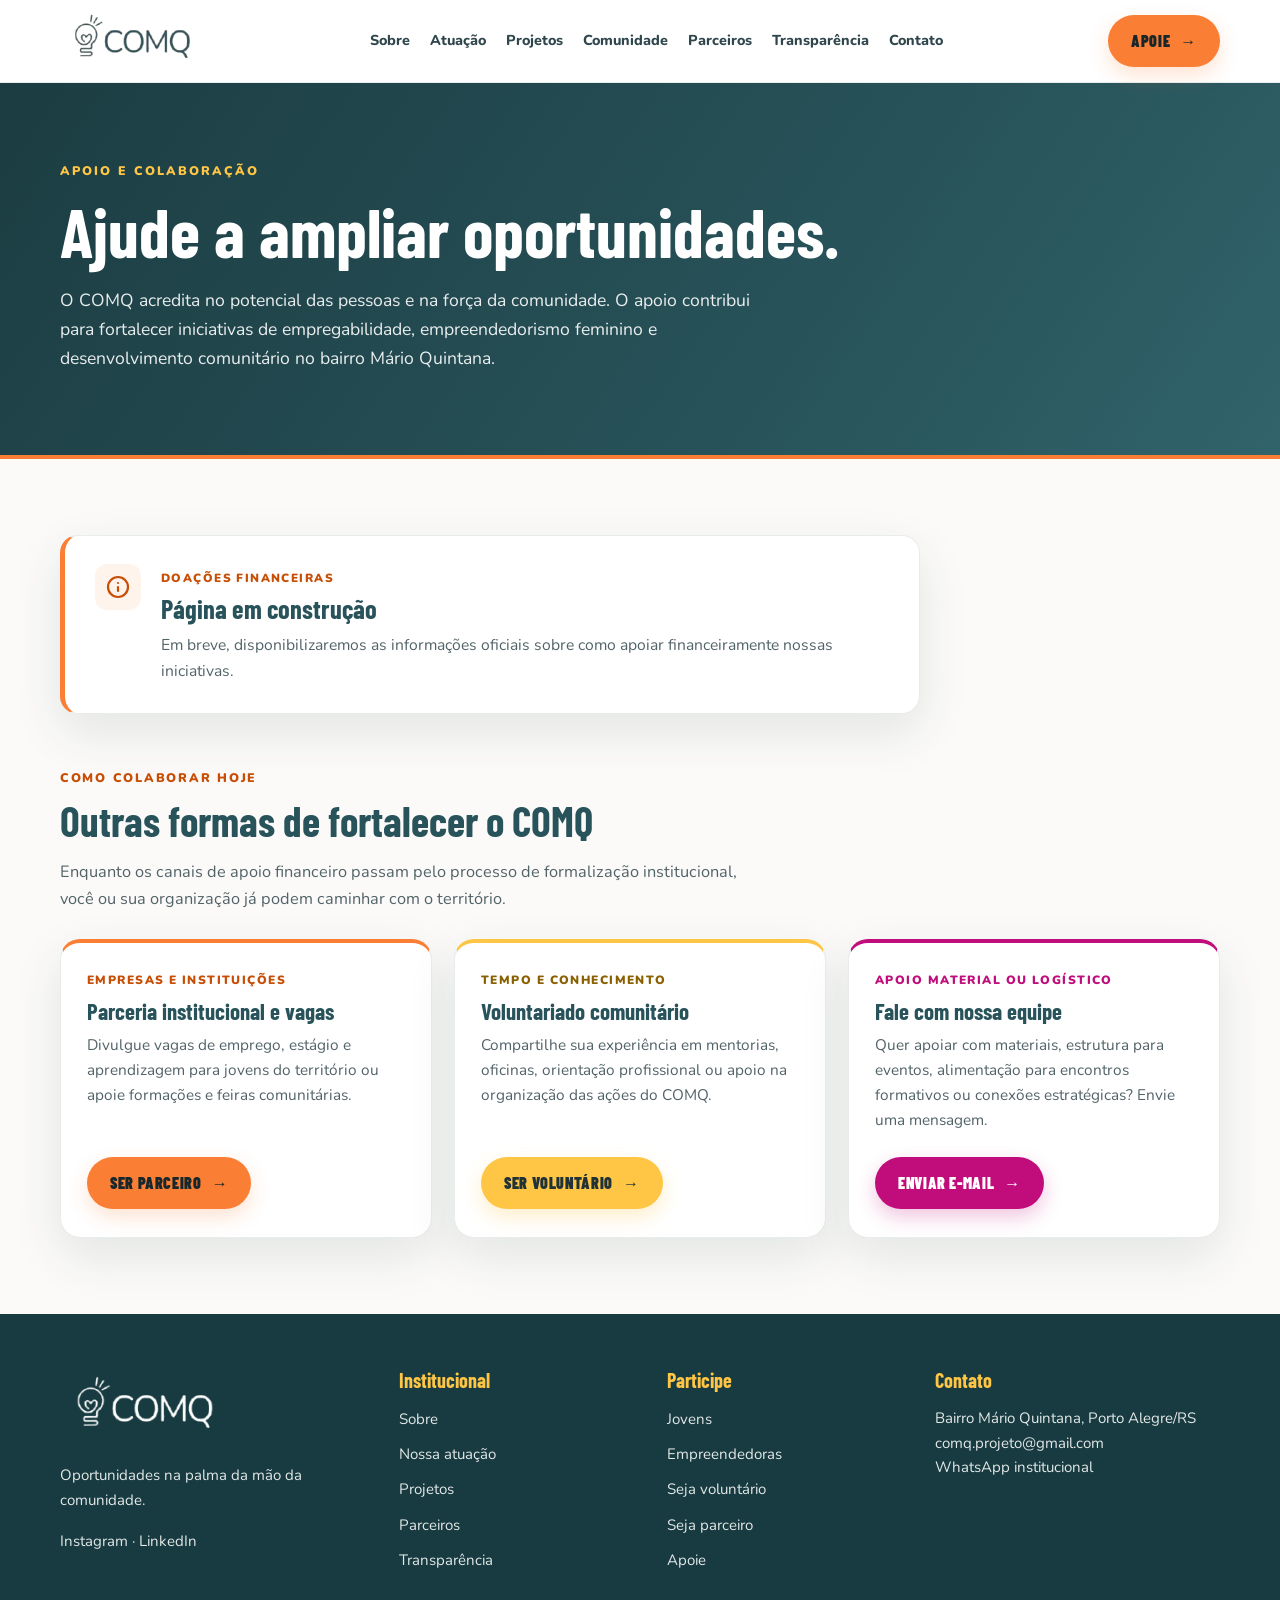
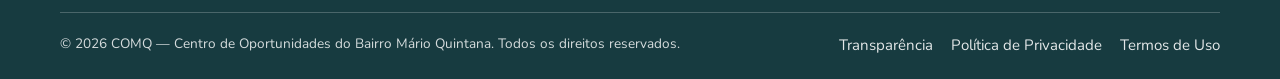
<file: apoie.html>
<!doctype html>
<html lang="pt-BR">
<head>
<meta charset="utf-8">
<meta name="viewport" content="width=device-width, initial-scale=1">
<title>Apoie | COMQ — Centro de Oportunidades do Bairro Mário Quintana</title>
<meta name="description" content="Conheça a iniciativa do COMQ e saiba como apoiar ações de empregabilidade juvenil, empreendedorismo feminino e desenvolvimento comunitário no bairro Mário Quintana.">
<meta name="robots" content="index, follow">
<meta name="theme-color" content="#28535A">
<link rel="canonical" href="https://comq.org.br/apoie.html">

<!-- Open Graph / Compartilhamento -->
<meta property="og:type" content="website">
<meta property="og:locale" content="pt_BR">
<meta property="og:site_name" content="COMQ — Centro de Oportunidades do Bairro Mário Quintana">
<meta property="og:title" content="Ajude a ampliar oportunidades | COMQ">
<meta property="og:description" content="Apoie o fortalecimento de iniciativas de empregabilidade, empreendedorismo feminino e desenvolvimento comunitário no bairro Mário Quintana.">
<meta property="og:image" content="./images/logo-comq.png">
<meta name="twitter:card" content="summary_large_image">

<link rel="preconnect" href="https://fonts.googleapis.com">
<link rel="preconnect" href="https://fonts.gstatic.com" crossorigin>
<link href="https://fonts.googleapis.com/css2?family=Barlow+Condensed:wght@500;600;700&family=Nunito:wght@400;600;700;800;900&display=swap" rel="stylesheet">

<style>
:root{--petrol:#28535A;--pink:#C00D7B;--orange:#FA7E34;--orange-text:#C84E06;--yellow:#FFC645;--ink:#203238;--muted:#526368;--paper:#fbfaf8;--white:#fff;--line:#e8eceb;--shadow:0 18px 50px rgba(24,54,59,.10)}
*{box-sizing:border-box}html{scroll-behavior:smooth;scroll-padding-top:90px}body{margin:0;font-family:'Nunito',sans-serif;color:var(--ink);background:var(--paper);line-height:1.65}img{max-width:100%;display:block}a{color:inherit}button,a{-webkit-tap-highlight-color:transparent}a:focus-visible,button:focus-visible,input:focus-visible{outline:3px solid var(--orange);outline-offset:3px}.skip-link{position:absolute;left:-9999px;top:8px;background:#fff;color:var(--petrol);font-weight:800;border-radius:8px;box-shadow:var(--shadow);padding:12px 16px;z-index:999}.skip-link:focus{left:12px}.container{width:min(1160px,calc(100% - 40px));margin:auto}.header{position:sticky;top:0;z-index:100;background:rgba(255,255,255,.97);backdrop-filter:blur(12px);border-bottom:1px solid rgba(40,83,90,.10)}.header-inner{height:82px;display:flex;align-items:center;justify-content:space-between;gap:20px}.logo{width:145px;height:auto;max-height:60px;object-fit:contain;flex-shrink:0}.nav{display:flex;align-items:center;gap:20px;flex-wrap:wrap}.nav a{text-decoration:none;font-size:.9rem;font-weight:800;color:#2E464C;white-space:nowrap}.nav a:hover,.nav a[aria-current="page"]{color:var(--orange-text)}.btn{display:inline-flex;align-items:center;justify-content:center;gap:10px;padding:13px 23px;border-radius:999px;text-decoration:none;font-weight:900;font-family:'Barlow Condensed',sans-serif;letter-spacing:.04em;text-transform:uppercase;transition:.2s;border:0;cursor:pointer}.btn:hover{transform:translateY(-2px)}.btn-primary{background:var(--orange);color:#18272B;box-shadow:0 8px 20px rgba(250,126,52,.22)}.btn-light{background:#fff;color:var(--petrol)}.btn-yellow{background:var(--yellow);color:var(--ink);box-shadow:0 8px 20px rgba(255,198,69,.28)}.btn-pink{background:var(--pink);color:#fff;box-shadow:0 8px 20px rgba(192,13,123,.24)}.menu-toggle{display:none;background:none;border:0;color:var(--petrol);font-size:1.7rem;padding:8px;cursor:pointer}

.eyebrow{font-size:.78rem;text-transform:uppercase;letter-spacing:.16em;font-weight:900;color:var(--yellow);margin-bottom:12px}
h1,h2,h3,.display{font-family:'Barlow Condensed',sans-serif;line-height:1.08;margin:0 0 16px}
h2{font-size:clamp(1.9rem,3.4vw,2.6rem);color:var(--petrol)}
h3{font-size:1.42rem;color:var(--petrol)}
p{margin:0 0 16px}
.kicker{color:var(--orange-text);font-size:.78rem;font-weight:900;text-transform:uppercase;letter-spacing:.14em;margin-bottom:10px}
.section{padding:76px 0}

/* Cabeçalho da Página */
.page-hero{background:linear-gradient(125deg,#1b3d42 0%,var(--petrol) 65%,#31636b 100%);color:#fff;padding:78px 0 82px;border-bottom:4px solid var(--orange)}
.page-hero h1{font-size:clamp(2.6rem,5.5vw,4.3rem);max-width:780px;margin-bottom:18px}
.page-hero p{max-width:700px;color:rgba(255,255,255,.90);font-size:1.1rem;margin-bottom:0}

/* Aviso Institucional de Apoio Financeiro */
.support-wrap{display:grid;gap:54px}
.construction{background:#fff;border:1px solid var(--line);border-left:5px solid var(--orange);border-radius:18px;padding:28px 30px;max-width:860px;box-shadow:var(--shadow);display:grid;grid-template-columns:auto 1fr;gap:20px;align-items:start}
.construction-icon{width:46px;height:46px;border-radius:12px;background:#fff4eb;color:var(--orange-text);display:flex;align-items:center;justify-content:center;flex-shrink:0}
.construction-badge{display:inline-block;font-size:.74rem;font-weight:900;text-transform:uppercase;letter-spacing:.12em;color:var(--orange-text);margin-bottom:6px}
.construction strong{display:block;font-family:'Barlow Condensed',sans-serif;font-size:1.65rem;line-height:1.15;color:var(--petrol);margin-bottom:8px}
.construction p{color:var(--muted);font-size:.98rem;margin:0;line-height:1.65}

/* Formas Ativas de Colaboração */
.ways-header{max-width:700px;margin-bottom:26px}
.ways-header p{color:var(--muted);font-size:1.02rem;margin:0}
.ways-grid{display:grid;grid-template-columns:repeat(3,minmax(0,1fr));gap:22px;align-items:stretch}
.way-card{background:#fff;border:1px solid var(--line);border-top:4px solid var(--orange);border-radius:20px;padding:28px 26px;box-shadow:var(--shadow);display:flex;flex-direction:column;transition:transform 300ms cubic-bezier(.22,1,.36,1),background-color 300ms cubic-bezier(.22,1,.36,1),border-color 300ms cubic-bezier(.22,1,.36,1),box-shadow 300ms cubic-bezier(.22,1,.36,1)}
.way-card:nth-child(2){border-top-color:var(--yellow)}
.way-card:nth-child(3){border-top-color:var(--pink)}
.way-tag{font-size:.75rem;font-weight:900;text-transform:uppercase;letter-spacing:.12em;color:var(--orange-text);margin-bottom:8px}
.way-card:nth-child(2) .way-tag{color:#8a6000}
.way-card:nth-child(3) .way-tag{color:var(--pink)}
.way-card h3{margin-bottom:10px}
.way-card p{color:var(--muted);font-size:.96rem;line-height:1.62;margin-bottom:24px}
.way-card .btn{margin-top:auto;align-self:flex-start}

@media(hover:hover) and (pointer:fine) and (prefers-reduced-motion:no-preference){
  .way-card:hover{
    transform:translate(4px,-3px);
    background-color:#fff9f5;
    border-color:rgba(250,126,52,.40);
    box-shadow:0 22px 46px rgba(40,83,90,.15);
  }
  .way-card:nth-child(2):hover{
    background-color:#fffcf2;
    border-color:rgba(255,198,69,.65);
  }
  .way-card:nth-child(3):hover{
    background-color:#fdf4f9;
    border-color:rgba(192,13,123,.35);
  }
}

/* Rodapé padrão COMQ */
.footer{background:#173b40;color:#fff;padding:56px 0 22px}.footer-grid{display:grid;grid-template-columns:1.3fr 1fr 1fr 1.2fr;gap:30px}.footer-logo{width:170px;max-height:75px;object-fit:contain;object-position:left;margin-bottom:18px;filter:brightness(0) invert(1)}.footer h3{font-size:1.25rem;color:var(--yellow);margin-bottom:14px}.footer p,.footer a,.footer address{color:rgba(255,255,255,.88);font-style:normal;font-size:.94rem}.footer ul{list-style:none;padding:0;margin:0;display:grid;gap:9px}.footer a{text-decoration:none}.footer a:hover{text-decoration:underline;color:#fff}.footer-bottom{display:flex;justify-content:space-between;gap:20px;border-top:1px solid rgba(255,255,255,.22);margin-top:38px;padding-top:20px;font-size:.85rem;color:rgba(255,255,255,.82)}.footer-bottom-links{display:flex;gap:18px;flex-wrap:wrap}

@media(max-width:1020px){.nav{gap:14px}.nav a{font-size:.85rem}}
@media(max-width:900px){.nav{gap:12px}.footer-grid{grid-template-columns:1fr 1fr}.ways-grid{grid-template-columns:1fr}}
@media(max-width:780px){
  .container{width:min(100% - 32px,1160px)}
  .header-inner{height:72px}
  .logo{width:125px}
  .menu-toggle{display:block}
  .nav{display:none;position:absolute;top:72px;left:0;right:0;background:#fff;padding:18px 24px 24px;box-shadow:var(--shadow);flex-direction:column;align-items:stretch;gap:6px}
  .nav.open{display:flex}
  .nav a{padding:8px 0;font-size:1rem}
  .header .btn{padding:10px 14px;font-size:.85rem}
  .page-hero{padding:62px 0 66px}
  .section{padding:56px 0}
  .construction{grid-template-columns:1fr;padding:22px 20px;gap:14px}
  .way-card{padding:24px 20px}
  .way-card .btn{width:100%}
  .footer-grid{grid-template-columns:1fr}
  .footer-bottom{flex-direction:column}
}
@media(prefers-reduced-motion:reduce){html{scroll-behavior:auto}*,*:before,*:after{transition:none!important;animation:none!important}}
</style>
</head>
<body>
<a class="skip-link" href="#conteudo">Pular para o conteúdo principal</a>

<header class="header">
  <div class="container header-inner">
    <a href="index.html" aria-label="Página inicial do COMQ">
      <img class="logo" src="./images/logo-comq.png" alt="COMQ — Centro de Oportunidades do Bairro Mário Quintana" width="145" height="60">
    </a>
    <button class="menu-toggle" type="button" aria-label="Abrir menu de navegação" aria-expanded="false" aria-controls="site-nav">☰</button>
    <nav class="nav" id="site-nav" aria-label="Navegação principal">
      <a href="index.html#sobre">Sobre</a>
      <a href="index.html#atuacao">Atuação</a>
      <a href="projetos.html">Projetos</a>
      <a href="index.html#comunidade">Comunidade</a>
      <a href="index.html#parceiros">Parceiros</a>
      <a href="transparencia.html">Transparência</a>
      <a href="index.html#contato">Contato</a>
    </nav>
    <a class="btn btn-primary" href="apoie.html" aria-current="page">Apoie <span aria-hidden="true">→</span></a>
  </div>
</header>

<main id="conteudo">
  <section class="page-hero" aria-labelledby="apoie-titulo">
    <div class="container">
      <div class="eyebrow">Apoio e colaboração</div>
      <h1 id="apoie-titulo">Ajude a ampliar oportunidades.</h1>
      <p>O COMQ acredita no potencial das pessoas e na força da comunidade. O apoio contribui para fortalecer iniciativas de empregabilidade, empreendedorismo feminino e desenvolvimento comunitário no bairro Mário Quintana.</p>
    </div>
  </section>

  <section class="section" aria-label="Informações de apoio ao COMQ">
    <div class="container support-wrap">

      <!-- Aviso Institucional -->
      <aside class="construction" aria-labelledby="aviso-apoio-titulo">
        <div class="construction-icon" aria-hidden="true">
          <svg width="24" height="24" viewBox="0 0 24 24" fill="none" stroke="currentColor" stroke-width="2.2" stroke-linecap="round" stroke-linejoin="round">
            <circle cx="12" cy="12" r="10"></circle>
            <line x1="12" y1="16" x2="12" y2="12"></line>
            <line x1="12" y1="8" x2="12.01" y2="8"></line>
          </svg>
        </div>
        <div>
          <span class="construction-badge">Doações financeiras</span>
          <strong id="aviso-apoio-titulo">Página em construção</strong>
          <p>Em breve, disponibilizaremos as informações oficiais sobre como apoiar financeiramente nossas iniciativas.</p>
        </div>
      </aside>

      <!-- Formas já ativas de colaborar com o COMQ -->
      <section aria-labelledby="formas-apoio-titulo">
        <div class="ways-header">
          <div class="kicker">Como colaborar hoje</div>
          <h2 id="formas-apoio-titulo">Outras formas de fortalecer o COMQ</h2>
          <p>Enquanto os canais de apoio financeiro passam pelo processo de formalização institucional, você ou sua organização já podem caminhar com o território.</p>
        </div>

        <div class="ways-grid">
          <article class="way-card">
            <div class="way-tag">Empresas e instituições</div>
            <h3>Parceria institucional e vagas</h3>
            <p>Divulgue vagas de emprego, estágio e aprendizagem para jovens do território ou apoie formações e feiras comunitárias.</p>
            <a class="btn btn-primary" href="https://wa.me/5551984386201?text=Ol%C3%A1%2C%20quero%20conversar%20sobre%20como%20apoiar%20ou%20ser%20parceiro%20do%20COMQ." target="_blank" rel="noopener noreferrer" aria-label="Conversar sobre parceria institucional (abre o WhatsApp em nova aba)">Ser parceiro <span aria-hidden="true">→</span></a>
          </article>

          <article class="way-card">
            <div class="way-tag">Tempo e conhecimento</div>
            <h3>Voluntariado comunitário</h3>
            <p>Compartilhe sua experiência em mentorias, oficinas, orientação profissional ou apoio na organização das ações do COMQ.</p>
            <a class="btn btn-yellow" href="https://forms.gle/sgCAbVU9Biwkn1iL6" target="_blank" rel="noopener noreferrer" aria-label="Inscrever-se como voluntário (abre formulário em nova aba)">Ser voluntário <span aria-hidden="true">→</span></a>
          </article>

          <article class="way-card">
            <div class="way-tag">Apoio material ou logístico</div>
            <h3>Fale com nossa equipe</h3>
            <p>Quer apoiar com materiais, estrutura para eventos, alimentação para encontros formativos ou conexões estratégicas? Envie uma mensagem.</p>
            <a class="btn btn-pink" href="mailto:comq.projeto@gmail.com?subject=Apoio%20institucional%20ao%20COMQ">Enviar e-mail <span aria-hidden="true">→</span></a>
          </article>
        </div>
      </section>

    </div>
  </section>
</main>

<footer class="footer" id="contato">
  <div class="container">
    <div class="footer-grid">
      <div>
        <img class="footer-logo" src="./images/logo-comq.png" alt="COMQ — Centro de Oportunidades do Bairro Mário Quintana" width="170" height="75" loading="lazy">
        <p>Oportunidades na palma da mão da comunidade.</p>
        <p>
          <a href="https://www.instagram.com/comq.projeto/" target="_blank" rel="noopener noreferrer" aria-label="Instagram do COMQ (abre em nova aba)">Instagram</a>
          <span aria-hidden="true"> · </span>
          <a href="https://www.linkedin.com/company/comq-projeto/" target="_blank" rel="noopener noreferrer" aria-label="LinkedIn do COMQ (abre em nova aba)">LinkedIn</a>
        </p>
      </div>
      <div>
        <h3>Institucional</h3>
        <ul>
          <li><a href="index.html#sobre">Sobre</a></li>
          <li><a href="index.html#atuacao">Nossa atuação</a></li>
          <li><a href="projetos.html">Projetos</a></li>
          <li><a href="index.html#parceiros">Parceiros</a></li>
          <li><a href="transparencia.html">Transparência</a></li>
        </ul>
      </div>
      <div>
        <h3>Participe</h3>
        <ul>
          <li><a href="https://forms.gle/3yYAbhbSC7A5Jrt87" target="_blank" rel="noopener noreferrer">Jovens</a></li>
          <li><a href="https://forms.gle/QFTQjJxdGRAjZw1p8" target="_blank" rel="noopener noreferrer">Empreendedoras</a></li>
          <li><a href="index.html#voluntario">Seja voluntário</a></li>
          <li><a href="index.html#parceria">Seja parceiro</a></li>
          <li><a href="apoie.html" aria-current="page">Apoie</a></li>
        </ul>
      </div>
      <div>
        <h3>Contato</h3>
        <address>
          Bairro Mário Quintana, Porto Alegre/RS<br>
          <a href="mailto:comq.projeto@gmail.com">comq.projeto@gmail.com</a><br>
          <a href="https://wa.me/5551984386201" target="_blank" rel="noopener noreferrer" aria-label="WhatsApp institucional do COMQ (abre em nova aba)">WhatsApp institucional</a>
        </address>
      </div>
    </div>
    <div class="footer-bottom">
      <span>© 2026 COMQ — Centro de Oportunidades do Bairro Mário Quintana. Todos os direitos reservados.</span>
      <div class="footer-bottom-links">
        <a href="transparencia.html">Transparência</a>
        <a href="mailto:comq.projeto@gmail.com?subject=Pol%C3%ADtica%20de%20Privacidade">Política de Privacidade</a>
        <a href="mailto:comq.projeto@gmail.com?subject=Termos%20de%20Uso">Termos de Uso</a>
      </div>
    </div>
  </div>
</footer>

<script>
const menuButton=document.querySelector('.menu-toggle');
const nav=document.querySelector('.nav');
if(menuButton&&nav){menuButton.addEventListener('click',()=>{const open=nav.classList.toggle('open');menuButton.setAttribute('aria-expanded',String(open));menuButton.setAttribute('aria-label',open?'Fechar menu de navegação':'Abrir menu de navegação');menuButton.textContent=open?'×':'☰';});nav.querySelectorAll('a').forEach(link=>link.addEventListener('click',()=>{nav.classList.remove('open');menuButton.setAttribute('aria-expanded','false');menuButton.setAttribute('aria-label','Abrir menu de navegação');menuButton.textContent='☰';}));}
</script>
</body>
</html>
</file>
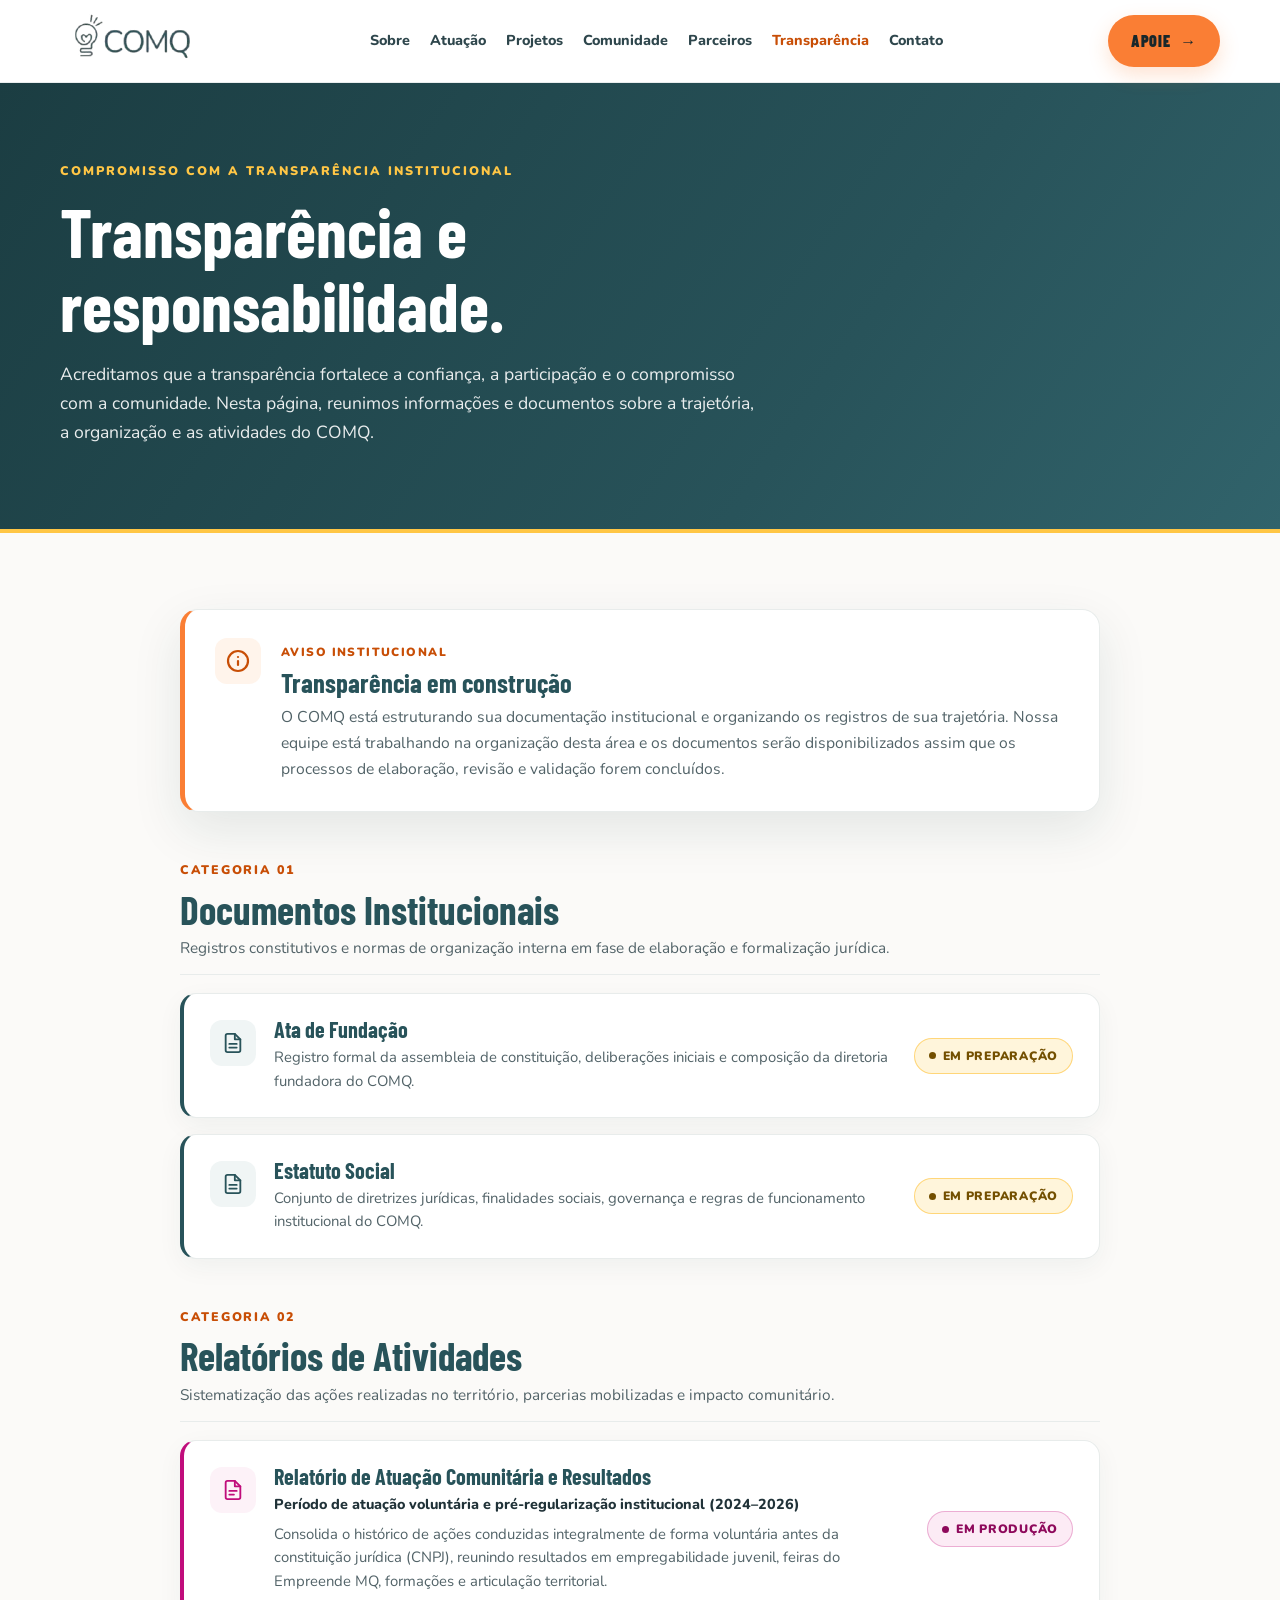
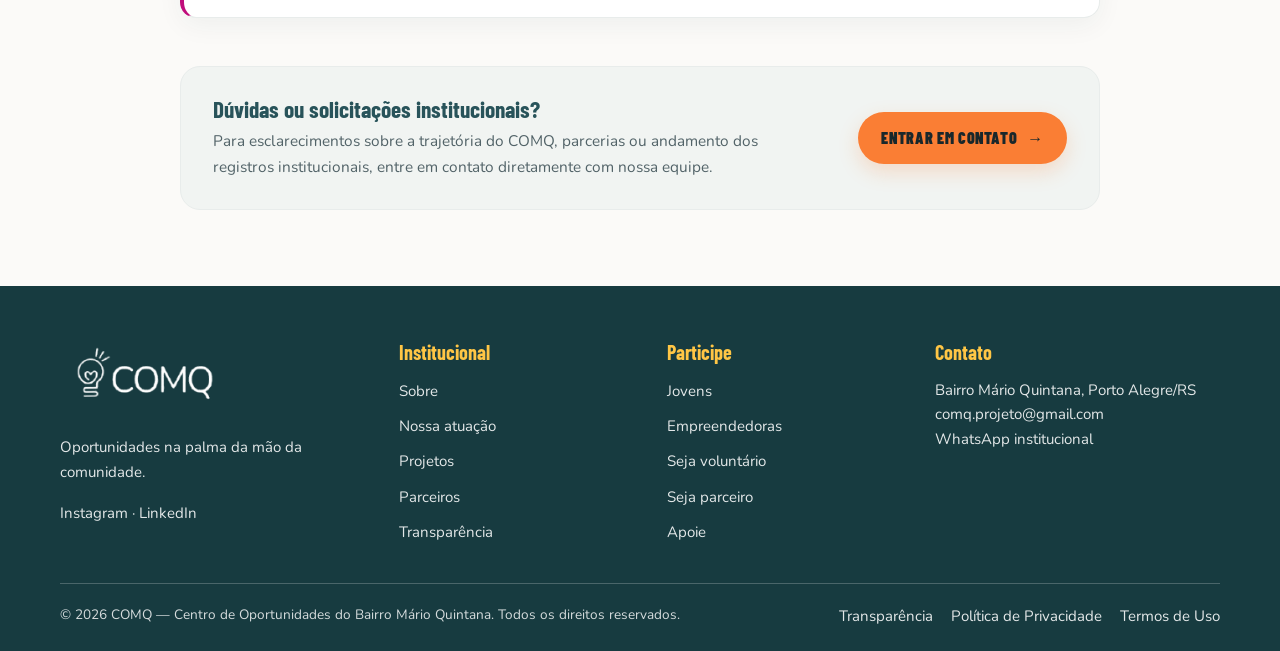
<file: transparencia.html>
<!doctype html>
<html lang="pt-BR">
<head>
<meta charset="utf-8">
<meta name="viewport" content="width=device-width, initial-scale=1">
<title>Transparência | COMQ — Centro de Oportunidades do Bairro Mário Quintana</title>
<meta name="description" content="Compromisso com a transparência institucional: acompanhe a organização documental, relatórios de atuação comunitária e registros da trajetória do COMQ.">
<meta name="robots" content="index, follow">
<meta name="theme-color" content="#28535A">
<link rel="canonical" href="https://comq.org.br/transparencia.html">

<!-- Open Graph / Compartilhamento -->
<meta property="og:type" content="website">
<meta property="og:locale" content="pt_BR">
<meta property="og:site_name" content="COMQ — Centro de Oportunidades do Bairro Mário Quintana">
<meta property="og:title" content="Transparência e responsabilidade | COMQ">
<meta property="og:description" content="Informações e documentos sobre a trajetória, a organização e as atividades comunitárias do COMQ no bairro Mário Quintana.">
<meta property="og:image" content="./images/logo-comq.png">
<meta name="twitter:card" content="summary_large_image">

<link rel="preconnect" href="https://fonts.googleapis.com">
<link rel="preconnect" href="https://fonts.gstatic.com" crossorigin>
<link href="https://fonts.googleapis.com/css2?family=Barlow+Condensed:wght@500;600;700&family=Nunito:wght@400;600;700;800;900&display=swap" rel="stylesheet">

<style>
:root{--petrol:#28535A;--pink:#C00D7B;--orange:#FA7E34;--orange-text:#C84E06;--yellow:#FFC645;--ink:#203238;--muted:#526368;--paper:#fbfaf8;--white:#fff;--line:#e8eceb;--shadow:0 18px 50px rgba(24,54,59,.10)}
*{box-sizing:border-box}html{scroll-behavior:smooth;scroll-padding-top:90px}body{margin:0;font-family:'Nunito',sans-serif;color:var(--ink);background:var(--paper);line-height:1.65}img{max-width:100%;display:block}a{color:inherit}button,a{-webkit-tap-highlight-color:transparent}a:focus-visible,button:focus-visible,input:focus-visible{outline:3px solid var(--orange);outline-offset:3px}.skip-link{position:absolute;left:-9999px;top:8px;background:#fff;color:var(--petrol);font-weight:800;border-radius:8px;box-shadow:var(--shadow);padding:12px 16px;z-index:999}.skip-link:focus{left:12px}.container{width:min(1160px,calc(100% - 40px));margin:auto}.header{position:sticky;top:0;z-index:100;background:rgba(255,255,255,.97);backdrop-filter:blur(12px);border-bottom:1px solid rgba(40,83,90,.10)}.header-inner{height:82px;display:flex;align-items:center;justify-content:space-between;gap:20px}.logo{width:145px;height:auto;max-height:60px;object-fit:contain;flex-shrink:0}.nav{display:flex;align-items:center;gap:20px;flex-wrap:wrap}.nav a{text-decoration:none;font-size:.9rem;font-weight:800;color:#2E464C;white-space:nowrap}.nav a:hover,.nav a[aria-current="page"]{color:var(--orange-text)}.btn{display:inline-flex;align-items:center;justify-content:center;gap:10px;padding:13px 23px;border-radius:999px;text-decoration:none;font-weight:900;font-family:'Barlow Condensed',sans-serif;letter-spacing:.04em;text-transform:uppercase;transition:.2s;border:0;cursor:pointer}.btn:hover{transform:translateY(-2px)}.btn-primary{background:var(--orange);color:#18272B;box-shadow:0 8px 20px rgba(250,126,52,.22)}.btn-light{background:#fff;color:var(--petrol)}.menu-toggle{display:none;background:none;border:0;color:var(--petrol);font-size:1.7rem;padding:8px;cursor:pointer}

.eyebrow{font-size:.78rem;text-transform:uppercase;letter-spacing:.16em;font-weight:900;color:var(--yellow);margin-bottom:12px}
h1,h2,h3,.display{font-family:'Barlow Condensed',sans-serif;line-height:1.08;margin:0 0 16px}
h2{font-size:clamp(1.85rem,3.2vw,2.45rem);color:var(--petrol)}
h3{font-size:1.38rem;color:var(--petrol)}
p{margin:0 0 16px}
.kicker{color:var(--orange-text);font-size:.78rem;font-weight:900;text-transform:uppercase;letter-spacing:.14em;margin-bottom:8px}
.section{padding:76px 0}

/* Cabeçalho da Página */
.page-hero{background:linear-gradient(125deg,#1b3d42 0%,var(--petrol) 65%,#31636b 100%);color:#fff;padding:78px 0 82px;border-bottom:4px solid var(--yellow)}
.page-hero h1{font-size:clamp(2.6rem,5.5vw,4.3rem);max-width:780px;margin-bottom:18px}
.page-hero p{max-width:700px;color:rgba(255,255,255,.90);font-size:1.1rem;margin-bottom:0}

/* Layout Principal da Transparência */
.transparency-wrap{display:grid;gap:48px;max-width:920px}

/* Aviso Institucional */
.notice-box{background:#fff;border:1px solid var(--line);border-left:5px solid var(--orange);border-radius:18px;padding:28px 30px;box-shadow:var(--shadow);display:grid;grid-template-columns:auto 1fr;gap:20px;align-items:start}
.notice-icon{width:46px;height:46px;border-radius:12px;background:#fff4eb;color:var(--orange-text);display:flex;align-items:center;justify-content:center;flex-shrink:0}
.notice-badge{display:inline-block;font-size:.74rem;font-weight:900;text-transform:uppercase;letter-spacing:.12em;color:var(--orange-text);margin-bottom:6px}
.notice-box h2{font-size:1.65rem;margin-bottom:8px;color:var(--petrol)}
.notice-box p{color:var(--muted);font-size:.98rem;margin:0;line-height:1.65}

/* Categorias e Lista de Documentos */
.doc-category{display:grid;gap:18px}
.doc-category-header{border-bottom:1px solid var(--line);padding-bottom:14px}
.doc-category-header h2{margin-bottom:4px}
.doc-category-header p{color:var(--muted);font-size:.96rem;margin:0}

.document-list{display:grid;gap:16px}
.document-item{display:flex;align-items:center;justify-content:space-between;gap:24px;padding:24px 26px;background:#fff;border:1px solid var(--line);border-left:4px solid var(--petrol);border-radius:16px;box-shadow:0 8px 26px rgba(24,54,59,.05);transition:transform 300ms cubic-bezier(.22,1,.36,1),background-color 300ms cubic-bezier(.22,1,.36,1),border-color 300ms cubic-bezier(.22,1,.36,1),box-shadow 300ms cubic-bezier(.22,1,.36,1)}
.doc-category--reports .document-item{border-left-color:var(--pink)}

.doc-main{display:flex;align-items:flex-start;gap:18px;min-width:0}
.doc-icon{width:46px;height:46px;border-radius:12px;background:#f0f5f5;color:var(--petrol);display:flex;align-items:center;justify-content:center;flex-shrink:0;margin-top:2px;transition:background-color 300ms cubic-bezier(.22,1,.36,1),color 300ms cubic-bezier(.22,1,.36,1)}
.doc-category--reports .doc-icon{background:#fdf2f8;color:var(--pink)}

.doc-info{min-width:0}
.doc-info h3{font-size:1.38rem;margin:0 0 4px;color:var(--petrol)}
.doc-subtitle{font-size:.9rem;font-weight:800;color:var(--ink);margin:0 0 6px}
.doc-desc{font-size:.93rem;color:var(--muted);margin:0;line-height:1.58}

/* Etiquetas de Status */
.status{display:inline-flex;align-items:center;gap:7px;white-space:nowrap;padding:7px 14px;border-radius:999px;font-size:.76rem;font-weight:900;text-transform:uppercase;letter-spacing:.06em;flex-shrink:0}
.status:before{content:"";width:7px;height:7px;border-radius:50%;background:currentColor}
.status--prep{background:#fff5db;color:#734f00;border:1px solid rgba(255,198,69,.65)}
.status--prod{background:#fcebf5;color:#8e095b;border:1px solid rgba(192,13,123,.28)}
.status--soon{background:#eef4f5;color:var(--petrol);border:1px solid rgba(40,83,90,.22)}

/* Canal de Dúvidas / Contato Institucional */
.transparency-contact{background:#f1f4f2;border-radius:20px;padding:30px 32px;display:flex;align-items:center;justify-content:space-between;gap:24px;flex-wrap:wrap;border:1px solid var(--line)}
.transparency-contact h3{margin-bottom:6px;font-size:1.45rem}
.transparency-contact p{margin:0;color:var(--muted);font-size:.96rem;max-width:580px}

@media(hover:hover) and (pointer:fine) and (prefers-reduced-motion:no-preference){
  .document-item:hover{
    transform:translate(4px,-3px);
    background-color:#f6fafa;
    border-color:rgba(40,83,90,.30);
    box-shadow:0 18px 40px rgba(40,83,90,.12);
  }
  .doc-category--reports .document-item:hover{
    background-color:#fdf6fa;
    border-color:rgba(192,13,123,.32);
  }
  .document-item:hover .doc-icon{
    background-color:var(--petrol);
    color:#fff;
  }
  .doc-category--reports .document-item:hover .doc-icon{
    background-color:var(--pink);
    color:#fff;
  }
}

/* Rodapé padrão COMQ */
.footer{background:#173b40;color:#fff;padding:56px 0 22px}.footer-grid{display:grid;grid-template-columns:1.3fr 1fr 1fr 1.2fr;gap:30px}.footer-logo{width:170px;max-height:75px;object-fit:contain;object-position:left;margin-bottom:18px;filter:brightness(0) invert(1)}.footer h3{font-size:1.25rem;color:var(--yellow);margin-bottom:14px}.footer p,.footer a,.footer address{color:rgba(255,255,255,.88);font-style:normal;font-size:.94rem}.footer ul{list-style:none;padding:0;margin:0;display:grid;gap:9px}.footer a{text-decoration:none}.footer a:hover{text-decoration:underline;color:#fff}.footer-bottom{display:flex;justify-content:space-between;gap:20px;border-top:1px solid rgba(255,255,255,.22);margin-top:38px;padding-top:20px;font-size:.85rem;color:rgba(255,255,255,.82)}.footer-bottom-links{display:flex;gap:18px;flex-wrap:wrap}

@media(max-width:1020px){.nav{gap:14px}.nav a{font-size:.85rem}}
@media(max-width:900px){.nav{gap:12px}.footer-grid{grid-template-columns:1fr 1fr}}
@media(max-width:780px){
  .container{width:min(100% - 32px,1160px)}
  .header-inner{height:72px}
  .logo{width:125px}
  .menu-toggle{display:block}
  .nav{display:none;position:absolute;top:72px;left:0;right:0;background:#fff;padding:18px 24px 24px;box-shadow:var(--shadow);flex-direction:column;align-items:stretch;gap:6px}
  .nav.open{display:flex}
  .nav a{padding:8px 0;font-size:1rem}
  .header .btn{padding:10px 14px;font-size:.85rem}
  .page-hero{padding:62px 0 66px}
  .section{padding:56px 0}
  .notice-box{grid-template-columns:1fr;padding:22px 20px;gap:14px}
  .document-item{flex-direction:column;align-items:flex-start;padding:20px;gap:16px}
  .transparency-contact{padding:24px 20px}
  .transparency-contact .btn{width:100%}
  .footer-grid{grid-template-columns:1fr}
  .footer-bottom{flex-direction:column}
}
@media(prefers-reduced-motion:reduce){html{scroll-behavior:auto}*,*:before,*:after{transition:none!important;animation:none!important}}
</style>
</head>
<body>
<a class="skip-link" href="#conteudo">Pular para o conteúdo principal</a>

<header class="header">
  <div class="container header-inner">
    <a href="index.html" aria-label="Página inicial do COMQ">
      <img class="logo" src="./images/logo-comq.png" alt="COMQ — Centro de Oportunidades do Bairro Mário Quintana" width="145" height="60">
    </a>
    <button class="menu-toggle" type="button" aria-label="Abrir menu de navegação" aria-expanded="false" aria-controls="site-nav">☰</button>
    <nav class="nav" id="site-nav" aria-label="Navegação principal">
      <a href="index.html#sobre">Sobre</a>
      <a href="index.html#atuacao">Atuação</a>
      <a href="projetos.html">Projetos</a>
      <a href="index.html#comunidade">Comunidade</a>
      <a href="index.html#parceiros">Parceiros</a>
      <a href="transparencia.html" aria-current="page">Transparência</a>
      <a href="index.html#contato">Contato</a>
    </nav>
    <a class="btn btn-primary" href="apoie.html">Apoie <span aria-hidden="true">→</span></a>
  </div>
</header>

<main id="conteudo">
  <section class="page-hero" aria-labelledby="transparencia-titulo">
    <div class="container">
      <div class="eyebrow">Compromisso com a transparência institucional</div>
      <h1 id="transparencia-titulo">Transparência e responsabilidade.</h1>
      <p>Acreditamos que a transparência fortalece a confiança, a participação e o compromisso com a comunidade. Nesta página, reunimos informações e documentos sobre a trajetória, a organização e as atividades do COMQ.</p>
    </div>
  </section>

  <section class="section" aria-label="Acervo documental e registros institucionais">
    <div class="container transparency-wrap">

      <!-- Aviso Institucional -->
      <aside class="notice-box" aria-labelledby="aviso-transparencia-titulo">
        <div class="notice-icon" aria-hidden="true">
          <svg width="24" height="24" viewBox="0 0 24 24" fill="none" stroke="currentColor" stroke-width="2.2" stroke-linecap="round" stroke-linejoin="round">
            <circle cx="12" cy="12" r="10"></circle>
            <line x1="12" y1="16" x2="12" y2="12"></line>
            <line x1="12" y1="8" x2="12.01" y2="8"></line>
          </svg>
        </div>
        <div>
          <span class="notice-badge">Aviso institucional</span>
          <h2 id="aviso-transparencia-titulo">Transparência em construção</h2>
          <p>O COMQ está estruturando sua documentação institucional e organizando os registros de sua trajetória. Nossa equipe está trabalhando na organização desta área e os documentos serão disponibilizados assim que os processos de elaboração, revisão e validação forem concluídos.</p>
        </div>
      </aside>

      <!-- Categoria 1: Documentos Institucionais -->
      <section class="doc-category" aria-labelledby="cat-institucional">
        <div class="doc-category-header">
          <div class="kicker">Categoria 01</div>
          <h2 id="cat-institucional">Documentos Institucionais</h2>
          <p>Registros constitutivos e normas de organização interna em fase de elaboração e formalização jurídica.</p>
        </div>

        <div class="document-list">
          <article class="document-item">
            <div class="doc-main">
              <div class="doc-icon" aria-hidden="true">
                <svg width="22" height="22" viewBox="0 0 24 24" fill="none" stroke="currentColor" stroke-width="2" stroke-linecap="round" stroke-linejoin="round">
                  <path d="M14 2H6a2 2 0 0 0-2 2v16a2 2 0 0 0 2 2h12a2 2 0 0 0 2-2V8z"></path>
                  <polyline points="14 2 14 8 20 8"></polyline>
                  <line x1="16" y1="13" x2="8" y2="13"></line>
                  <line x1="16" y1="17" x2="8" y2="17"></line>
                </svg>
              </div>
              <div class="doc-info">
                <h3>Ata de Fundação</h3>
                <p class="doc-desc">Registro formal da assembleia de constituição, deliberações iniciais e composição da diretoria fundadora do COMQ.</p>
              </div>
            </div>
            <span class="status status--prep" aria-label="Status do documento: Em preparação">Em preparação</span>
          </article>

          <article class="document-item">
            <div class="doc-main">
              <div class="doc-icon" aria-hidden="true">
                <svg width="22" height="22" viewBox="0 0 24 24" fill="none" stroke="currentColor" stroke-width="2" stroke-linecap="round" stroke-linejoin="round">
                  <path d="M14 2H6a2 2 0 0 0-2 2v16a2 2 0 0 0 2 2h12a2 2 0 0 0 2-2V8z"></path>
                  <polyline points="14 2 14 8 20 8"></polyline>
                  <line x1="16" y1="13" x2="8" y2="13"></line>
                  <line x1="16" y1="17" x2="8" y2="17"></line>
                </svg>
              </div>
              <div class="doc-info">
                <h3>Estatuto Social</h3>
                <p class="doc-desc">Conjunto de diretrizes jurídicas, finalidades sociais, governança e regras de funcionamento institucional do COMQ.</p>
              </div>
            </div>
            <span class="status status--prep" aria-label="Status do documento: Em preparação">Em preparação</span>
          </article>
        </div>
      </section>

      <!-- Categoria 2: Relatórios de Atividades -->
      <section class="doc-category doc-category--reports" aria-labelledby="cat-relatorios">
        <div class="doc-category-header">
          <div class="kicker">Categoria 02</div>
          <h2 id="cat-relatorios">Relatórios de Atividades</h2>
          <p>Sistematização das ações realizadas no território, parcerias mobilizadas e impacto comunitário.</p>
        </div>

        <div class="document-list">
          <article class="document-item">
            <div class="doc-main">
              <div class="doc-icon" aria-hidden="true">
                <svg width="22" height="22" viewBox="0 0 24 24" fill="none" stroke="currentColor" stroke-width="2" stroke-linecap="round" stroke-linejoin="round">
                  <path d="M14 2H6a2 2 0 0 0-2 2v16a2 2 0 0 0 2 2h12a2 2 0 0 0 2-2V8z"></path>
                  <polyline points="14 2 14 8 20 8"></polyline>
                  <line x1="8" y1="13" x2="16" y2="13"></line>
                  <line x1="8" y1="17" x2="13" y2="17"></line>
                </svg>
              </div>
              <div class="doc-info">
                <h3>Relatório de Atuação Comunitária e Resultados</h3>
                <p class="doc-subtitle">Período de atuação voluntária e pré-regularização institucional (2024–2026)</p>
                <p class="doc-desc">Consolida o histórico de ações conduzidas integralmente de forma voluntária antes da constituição jurídica (CNPJ), reunindo resultados em empregabilidade juvenil, feiras do Empreende MQ, formações e articulação territorial.</p>
              </div>
            </div>
            <span class="status status--prod" aria-label="Status do documento: Em produção">Em produção</span>
          </article>
        </div>
      </section>

      <!-- Nota de Atendimento / Solicitação de Informações -->
      <div class="transparency-contact">
        <div>
          <h3>Dúvidas ou solicitações institucionais?</h3>
          <p>Para esclarecimentos sobre a trajetória do COMQ, parcerias ou andamento dos registros institucionais, entre em contato diretamente com nossa equipe.</p>
        </div>
        <a class="btn btn-primary" href="mailto:comq.projeto@gmail.com?subject=Transpar%C3%AAncia%20e%20Informa%C3%A7%C3%B5es%20Institucionais%20—%20COMQ">Entrar em contato <span aria-hidden="true">→</span></a>
      </div>

    </div>
  </section>
</main>

<footer class="footer" id="contato">
  <div class="container">
    <div class="footer-grid">
      <div>
        <img class="footer-logo" src="./images/logo-comq.png" alt="COMQ — Centro de Oportunidades do Bairro Mário Quintana" width="170" height="75" loading="lazy">
        <p>Oportunidades na palma da mão da comunidade.</p>
        <p>
          <a href="https://www.instagram.com/comq.projeto/" target="_blank" rel="noopener noreferrer" aria-label="Instagram do COMQ (abre em nova aba)">Instagram</a>
          <span aria-hidden="true"> · </span>
          <a href="https://www.linkedin.com/company/comq-projeto/" target="_blank" rel="noopener noreferrer" aria-label="LinkedIn do COMQ (abre em nova aba)">LinkedIn</a>
        </p>
      </div>
      <div>
        <h3>Institucional</h3>
        <ul>
          <li><a href="index.html#sobre">Sobre</a></li>
          <li><a href="index.html#atuacao">Nossa atuação</a></li>
          <li><a href="projetos.html">Projetos</a></li>
          <li><a href="index.html#parceiros">Parceiros</a></li>
          <li><a href="transparencia.html" aria-current="page">Transparência</a></li>
        </ul>
      </div>
      <div>
        <h3>Participe</h3>
        <ul>
          <li><a href="https://forms.gle/3yYAbhbSC7A5Jrt87" target="_blank" rel="noopener noreferrer">Jovens</a></li>
          <li><a href="https://forms.gle/QFTQjJxdGRAjZw1p8" target="_blank" rel="noopener noreferrer">Empreendedoras</a></li>
          <li><a href="index.html#voluntario">Seja voluntário</a></li>
          <li><a href="index.html#parceria">Seja parceiro</a></li>
          <li><a href="apoie.html">Apoie</a></li>
        </ul>
      </div>
      <div>
        <h3>Contato</h3>
        <address>
          Bairro Mário Quintana, Porto Alegre/RS<br>
          <a href="mailto:comq.projeto@gmail.com">comq.projeto@gmail.com</a><br>
          <a href="https://wa.me/5551984386201" target="_blank" rel="noopener noreferrer" aria-label="WhatsApp institucional do COMQ (abre em nova aba)">WhatsApp institucional</a>
        </address>
      </div>
    </div>
    <div class="footer-bottom">
      <span>© 2026 COMQ — Centro de Oportunidades do Bairro Mário Quintana. Todos os direitos reservados.</span>
      <div class="footer-bottom-links">
        <a href="transparencia.html" aria-current="page">Transparência</a>
        <a href="mailto:comq.projeto@gmail.com?subject=Pol%C3%ADtica%20de%20Privacidade">Política de Privacidade</a>
        <a href="mailto:comq.projeto@gmail.com?subject=Termos%20de%20Uso">Termos de Uso</a>
      </div>
    </div>
  </div>
</footer>

<script>
const menuButton=document.querySelector('.menu-toggle');
const nav=document.querySelector('.nav');
if(menuButton&&nav){menuButton.addEventListener('click',()=>{const open=nav.classList.toggle('open');menuButton.setAttribute('aria-expanded',String(open));menuButton.setAttribute('aria-label',open?'Fechar menu de navegação':'Abrir menu de navegação');menuButton.textContent=open?'×':'☰';});nav.querySelectorAll('a').forEach(link=>link.addEventListener('click',()=>{nav.classList.remove('open');menuButton.setAttribute('aria-expanded','false');menuButton.setAttribute('aria-label','Abrir menu de navegação');menuButton.textContent='☰';}));}
</script>
</body>
</html>
</file>
